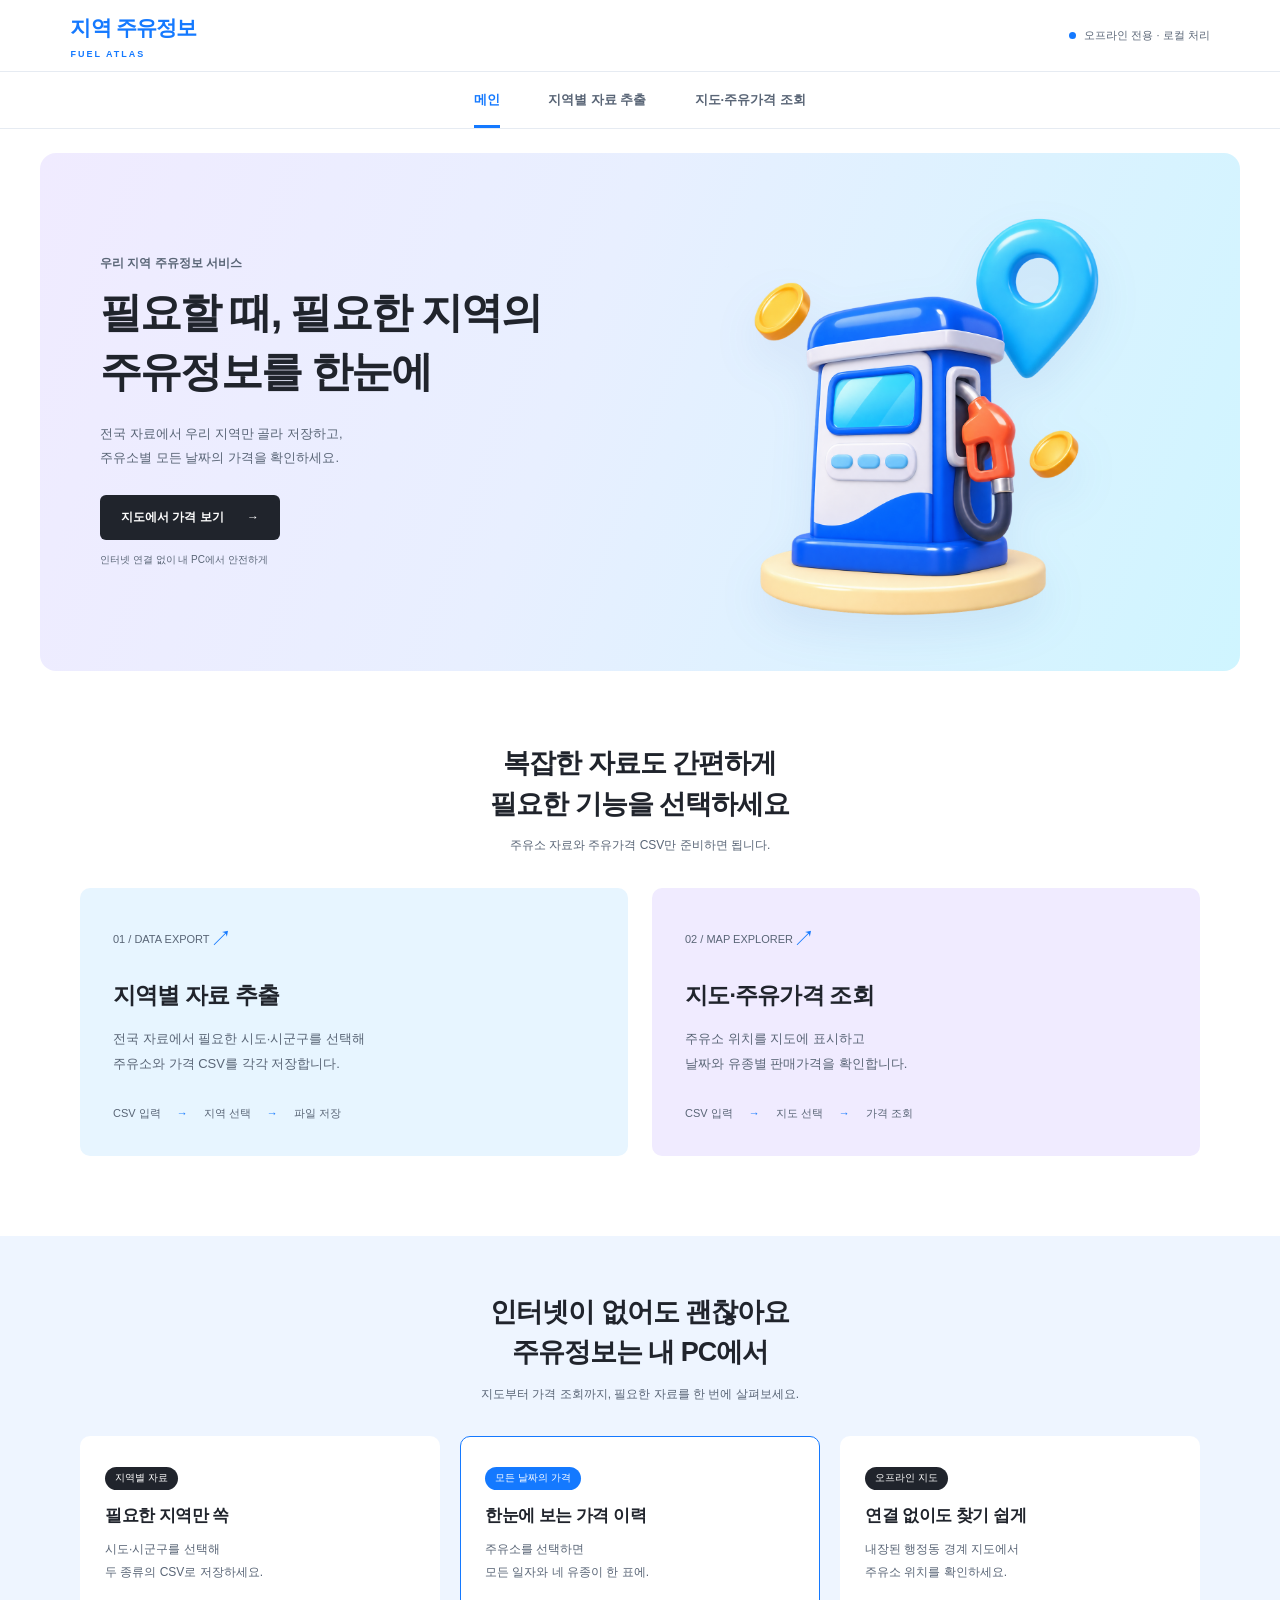
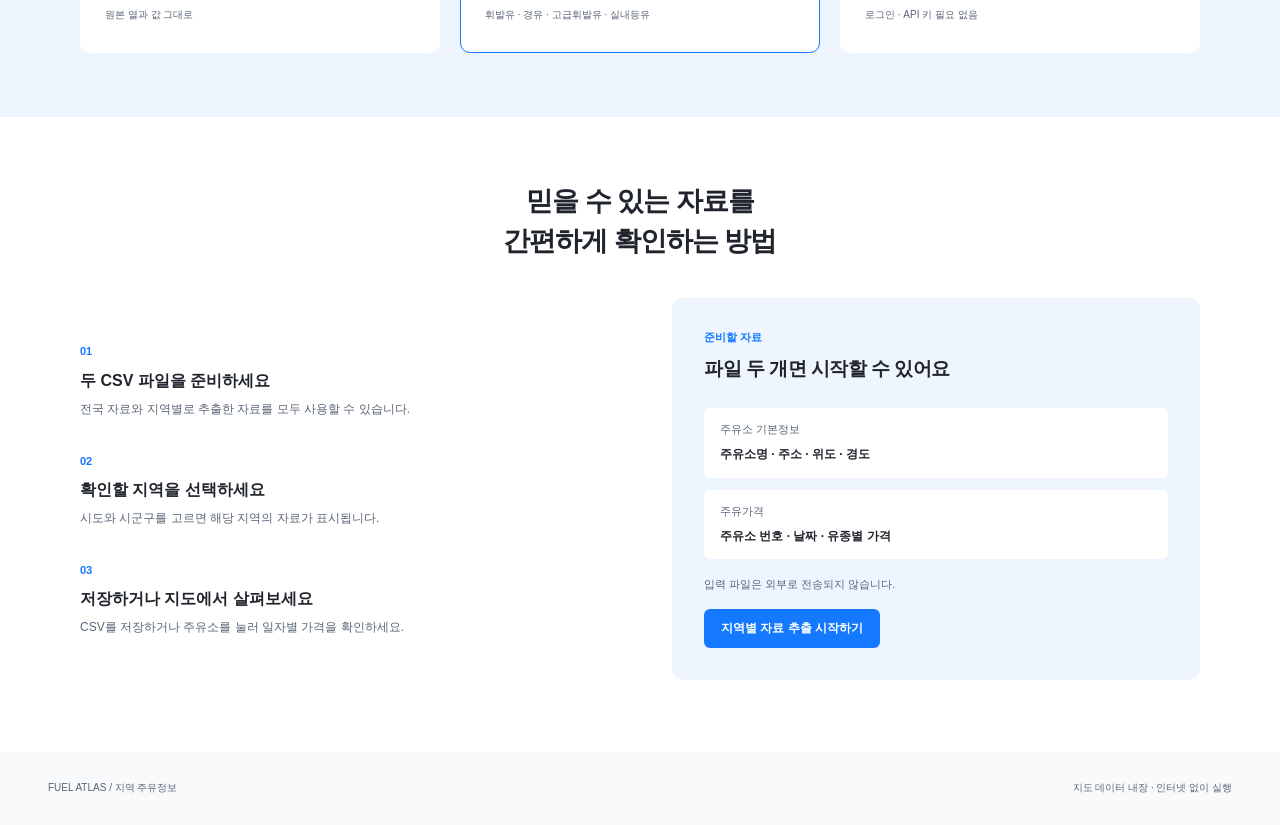
<file: index.html>
<!doctype html>
<html lang="ko"><head><meta charset="utf-8"><meta name="viewport" content="width=device-width, initial-scale=1">
<meta name="description" content="인터넷 없이 지역별 주유소 자료를 추출하고 지도에서 주유가격을 확인합니다.">
<meta http-equiv="Content-Security-Policy" content="default-src 'none'; script-src 'self' 'unsafe-inline' blob:; worker-src blob:; style-src 'self' 'unsafe-inline'; img-src 'self' data: blob:; font-src data:; connect-src 'none'; base-uri 'none'; form-action 'none'">
<title>지역 주유정보 · 오프라인</title><link rel="stylesheet" href="assets/styles.css"></head>
<body data-page="home">
<header class="topbar"><a class="brand" href="#home"><span class="brand-mark">F</span><span>지역 주유정보<small>FUEL ATLAS</small></span></a><span class="offline"><span class="status-dot"></span>오프라인 전용 · 로컬 처리</span></header>
<div class="app-shell">
<aside class="sidebar"><div class="sidebar-label">작업 공간</div><nav aria-label="주요 메뉴">
<button data-route="home" class="nav-button active" aria-current="page"><span>00</span>메인</button>
<button data-route="extract" class="nav-button"><span>01</span>지역별 자료 추출</button>
<button data-route="map" class="nav-button"><span>02</span>지도·주유가격 조회</button></nav>
<div class="sidebar-bottom"><strong>내 PC 안에서만</strong><p>입력한 파일은 외부로<br>전송되지 않습니다.</p><span class="version">VERSION 1.0 · OFFLINE</span></div></aside>
<main>
<section id="home">
<div class="home-heading">
<div class="hero-copy"><p class="eyebrow">우리 지역 주유정보 서비스</p><h1><span>필요할 때,</span> <span>필요한 지역의</span><br><span>주유정보를 한눈에</span></h1><p class="lead">전국 자료에서 우리 지역만 골라 저장하고,<br>주유소별 모든 날짜의 가격을 확인하세요.</p><button class="button hero-cta" data-route="map">지도에서 가격 보기 <span aria-hidden="true">→</span></button><p class="hero-note">인터넷 연결 없이 내 PC에서 안전하게</p></div>
<div class="hero-art"><img src="assets/fuel-hero.png" width="480" height="480" alt="입체 주유기와 위치 핀 일러스트"></div>
</div>
<div class="home-section-heading"><h2>복잡한 자료도 간편하게<br>필요한 기능을 선택하세요</h2><p>주유소 자료와 주유가격 CSV만 준비하면 됩니다.</p></div>
<div class="menu-grid">
<button class="menu-card" data-route="extract"><span class="card-top"><span class="step-no">01 / DATA EXPORT</span><span class="card-arrow">↗</span></span><span class="menu-title">지역별 자료 추출</span><span class="menu-description">전국 자료에서 필요한 시도·시군구를 선택해<br>주유소와 가격 CSV를 각각 저장합니다.</span><span class="card-bottom">CSV 입력 <span>→</span> 지역 선택 <span>→</span> 파일 저장</span></button>
<button class="menu-card map-card" data-route="map"><span class="card-top"><span class="step-no">02 / MAP EXPLORER</span><span class="card-arrow">↗</span></span><span class="menu-title">지도·주유가격 조회</span><span class="menu-description">주유소 위치를 지도에 표시하고<br>날짜와 유종별 판매가격을 확인합니다.</span><span class="card-bottom">CSV 입력 <span>→</span> 지도 선택 <span>→</span> 가격 조회</span></button>
</div>
<section class="home-benefits" aria-labelledby="benefit-title"><div class="home-section-heading"><h2 id="benefit-title">인터넷이 없어도 괜찮아요<br>주유정보는 내 PC에서</h2><p>지도부터 가격 조회까지, 필요한 자료를 한 번에 살펴보세요.</p></div><div class="benefit-grid"><div class="benefit-card"><span class="benefit-tag">지역별 자료</span><h3>필요한 지역만 쏙</h3><p>시도·시군구를 선택해<br>두 종류의 CSV로 저장하세요.</p><span class="benefit-foot">원본 열과 값 그대로</span></div><div class="benefit-card featured"><span class="benefit-tag">모든 날짜의 가격</span><h3>한눈에 보는 가격 이력</h3><p>주유소를 선택하면<br>모든 일자와 네 유종이 한 표에.</p><span class="benefit-foot">휘발유 · 경유 · 고급휘발유 · 실내등유</span></div><div class="benefit-card"><span class="benefit-tag">오프라인 지도</span><h3>연결 없이도 찾기 쉽게</h3><p>내장된 행정동 경계 지도에서<br>주유소 위치를 확인하세요.</p><span class="benefit-foot">로그인 · API 키 필요 없음</span></div></div></section>
<section class="home-guide" aria-labelledby="guide-title"><div class="home-section-heading"><h2 id="guide-title">믿을 수 있는 자료를<br>간편하게 확인하는 방법</h2></div><div class="guide-layout"><div class="guide-steps"><div><span class="guide-number">01</span><h3>두 CSV 파일을 준비하세요</h3><p>전국 자료와 지역별로 추출한 자료를 모두 사용할 수 있습니다.</p></div><div><span class="guide-number">02</span><h3>확인할 지역을 선택하세요</h3><p>시도와 시군구를 고르면 해당 지역의 자료가 표시됩니다.</p></div><div><span class="guide-number">03</span><h3>저장하거나 지도에서 살펴보세요</h3><p>CSV를 저장하거나 주유소를 눌러 일자별 가격을 확인하세요.</p></div></div><div class="guide-ready"><span class="mini-label">준비할 자료</span><h3>파일 두 개면 시작할 수 있어요</h3><div><span>주유소 기본정보</span><strong>주유소명 · 주소 · 위도 · 경도</strong></div><div><span>주유가격</span><strong>주유소 번호 · 날짜 · 유종별 가격</strong></div><p>입력 파일은 외부로 전송되지 않습니다.</p><button class="button primary" data-route="extract">지역별 자료 추출 시작하기</button></div></div></section>
</section>

<footer class="app-footer"><span>FUEL ATLAS / 지역 주유정보</span><span id="geo-status">내장 지도 준비 중…</span></footer>
</main></div>
<script defer src="assets/home.js"></script>
</body></html>
</file>
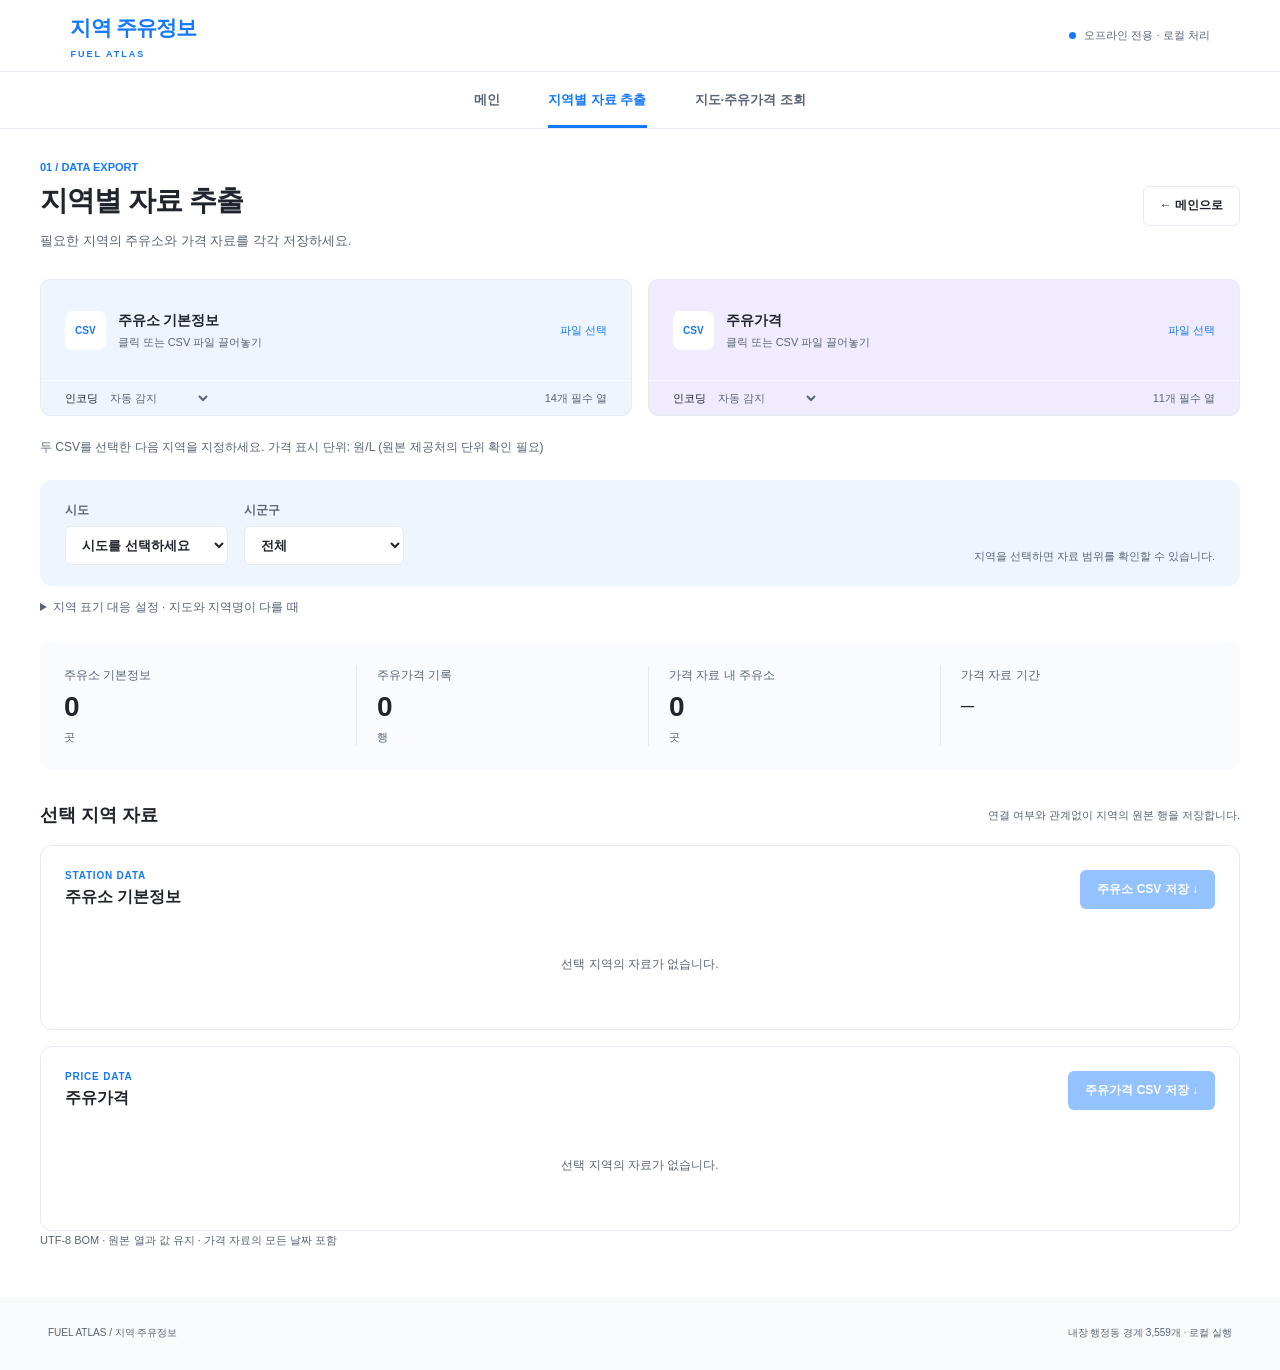
<file: extract.html>
<!doctype html>
<html lang="ko"><head><meta charset="utf-8"><meta name="viewport" content="width=device-width, initial-scale=1">
<meta name="description" content="인터넷 없이 지역별 주유소 자료를 추출하고 지도에서 주유가격을 확인합니다.">
<meta http-equiv="Content-Security-Policy" content="default-src 'none'; script-src 'self' 'unsafe-inline' blob:; worker-src blob:; style-src 'self' 'unsafe-inline'; img-src 'self' data: blob:; font-src data:; connect-src 'none'; base-uri 'none'; form-action 'none'">
<title>지역 주유정보 · 오프라인</title><link rel="stylesheet" href="assets/styles.css"></head>
<body data-page="extract">
<header class="topbar"><a class="brand" href="#home"><span class="brand-mark">F</span><span>지역 주유정보<small>FUEL ATLAS</small></span></a><span class="offline"><span class="status-dot"></span>오프라인 전용 · 로컬 처리</span></header>
<div class="app-shell">
<aside class="sidebar"><div class="sidebar-label">작업 공간</div><nav aria-label="주요 메뉴">
<button data-route="home" class="nav-button"><span>00</span>메인</button>
<button data-route="extract" class="nav-button active" aria-current="page"><span>01</span>지역별 자료 추출</button>
<button data-route="map" class="nav-button"><span>02</span>지도·주유가격 조회</button></nav>
<div class="sidebar-bottom"><strong>내 PC 안에서만</strong><p>입력한 파일은 외부로<br>전송되지 않습니다.</p><span class="version">VERSION 1.0 · OFFLINE</span></div></aside>
<main>

<section id="workspace">
<div class="page-heading"><div><p class="eyebrow" id="page-kicker"></p><h1 id="page-title"></h1><p id="page-description" class="muted"></p></div><button class="button secondary" data-route="home">← 메인으로</button></div>
<div class="upload-grid">
<div class="upload-box" id="base-drop"><label class="file-label" for="base-file"><span class="file-icon">CSV</span><span><strong>주유소 기본정보</strong><small id="base-summary">클릭 또는 CSV 파일 끌어놓기</small></span><span class="file-action">파일 선택</span></label><input type="file" accept=".csv,text/csv" id="base-file"><div class="file-options"><label for="base-encoding">인코딩</label><select id="base-encoding"><option value="auto">자동 감지</option><option value="utf-8">UTF-8</option><option value="euc-kr">CP949 / EUC-KR</option></select><span class="hint">14개 필수 열</span></div></div>
<div class="upload-box" id="price-drop"><label class="file-label" for="price-file"><span class="file-icon">CSV</span><span><strong>주유가격</strong><small id="price-summary">클릭 또는 CSV 파일 끌어놓기</small></span><span class="file-action">파일 선택</span></label><input type="file" accept=".csv,text/csv" id="price-file"><div class="file-options"><label for="price-encoding">인코딩</label><select id="price-encoding"><option value="auto">자동 감지</option><option value="utf-8">UTF-8</option><option value="euc-kr">CP949 / EUC-KR</option></select><span class="hint">11개 필수 열</span></div></div>
</div>
<div class="notice-row"><p id="notice" class="notice" role="status" aria-live="polite">두 CSV를 선택한 다음 지역을 지정하세요. 가격 표시 단위: 원/L (원본 제공처의 단위 확인 필요)</p><progress id="progress" hidden aria-label="파일 처리 중"></progress><button id="cancel-load" class="button secondary" hidden>처리 취소</button></div>
<div class="filter-bar panel"><label class="field">시도<select id="sido"><option value="">시도를 선택하세요</option></select></label><label class="field">시군구<select id="sgg"><option value="">전체</option></select></label><div class="region-note" id="region-info">지역을 선택하면 자료 범위를 확인할 수 있습니다.</div></div>
<details class="mapping-panel"><summary>지역 표기 대응 설정 · 지도와 지역명이 다를 때</summary><p class="hint">시도 단위로 같은 범위인 경우에만 대응하세요. 원본 CSV 값은 변경되지 않습니다.</p><div class="mapping-fields"><label class="field">원본 시도명<select id="mapping-from"></select></label><label class="field">대응할 시도<select id="mapping-to"></select></label><button class="button secondary" id="mapping-apply">대응 적용</button><button class="button secondary" id="mapping-reset">전체 초기화</button></div><p id="mapping-info" class="hint">별칭표에 없는 개편 지역은 자동 통합하지 않습니다.</p></details>
<div id="metrics" class="metrics"></div>
<section id="extract-view">
<div class="section-heading"><h2>선택 지역 자료</h2><span class="hint">연결 여부와 관계없이 지역의 원본 행을 저장합니다.</span></div>
<div class="export-panels">
<section class="panel export-panel"><div class="section-heading"><div><span class="mini-label">STATION DATA</span><h2>주유소 기본정보</h2></div><button class="button primary" id="save-base" disabled>주유소 CSV 저장 ↓</button></div><div id="base-preview" class="preview"><div class="empty">CSV 입력 후 지역을 선택하세요.</div></div></section>
<section class="panel export-panel"><div class="section-heading"><div><span class="mini-label">PRICE DATA</span><h2>주유가격</h2></div><button class="button primary" id="save-price" disabled>주유가격 CSV 저장 ↓</button></div><div id="price-preview" class="preview"><div class="empty">CSV 입력 후 지역을 선택하세요.</div></div></section>
</div><p class="hint">UTF-8 BOM · 원본 열과 값 유지 · 가격 자료의 모든 날짜 포함</p>
</section>

</section>
<footer class="app-footer"><span>FUEL ATLAS / 지역 주유정보</span><span id="geo-status">내장 지도 준비 중…</span></footer>
</main></div>
<script defer src="assets/geo-index.js"></script>
<script defer src="assets/worker-code.js"></script>
<script defer src="assets/workspace.js"></script>
</body></html>
</file>
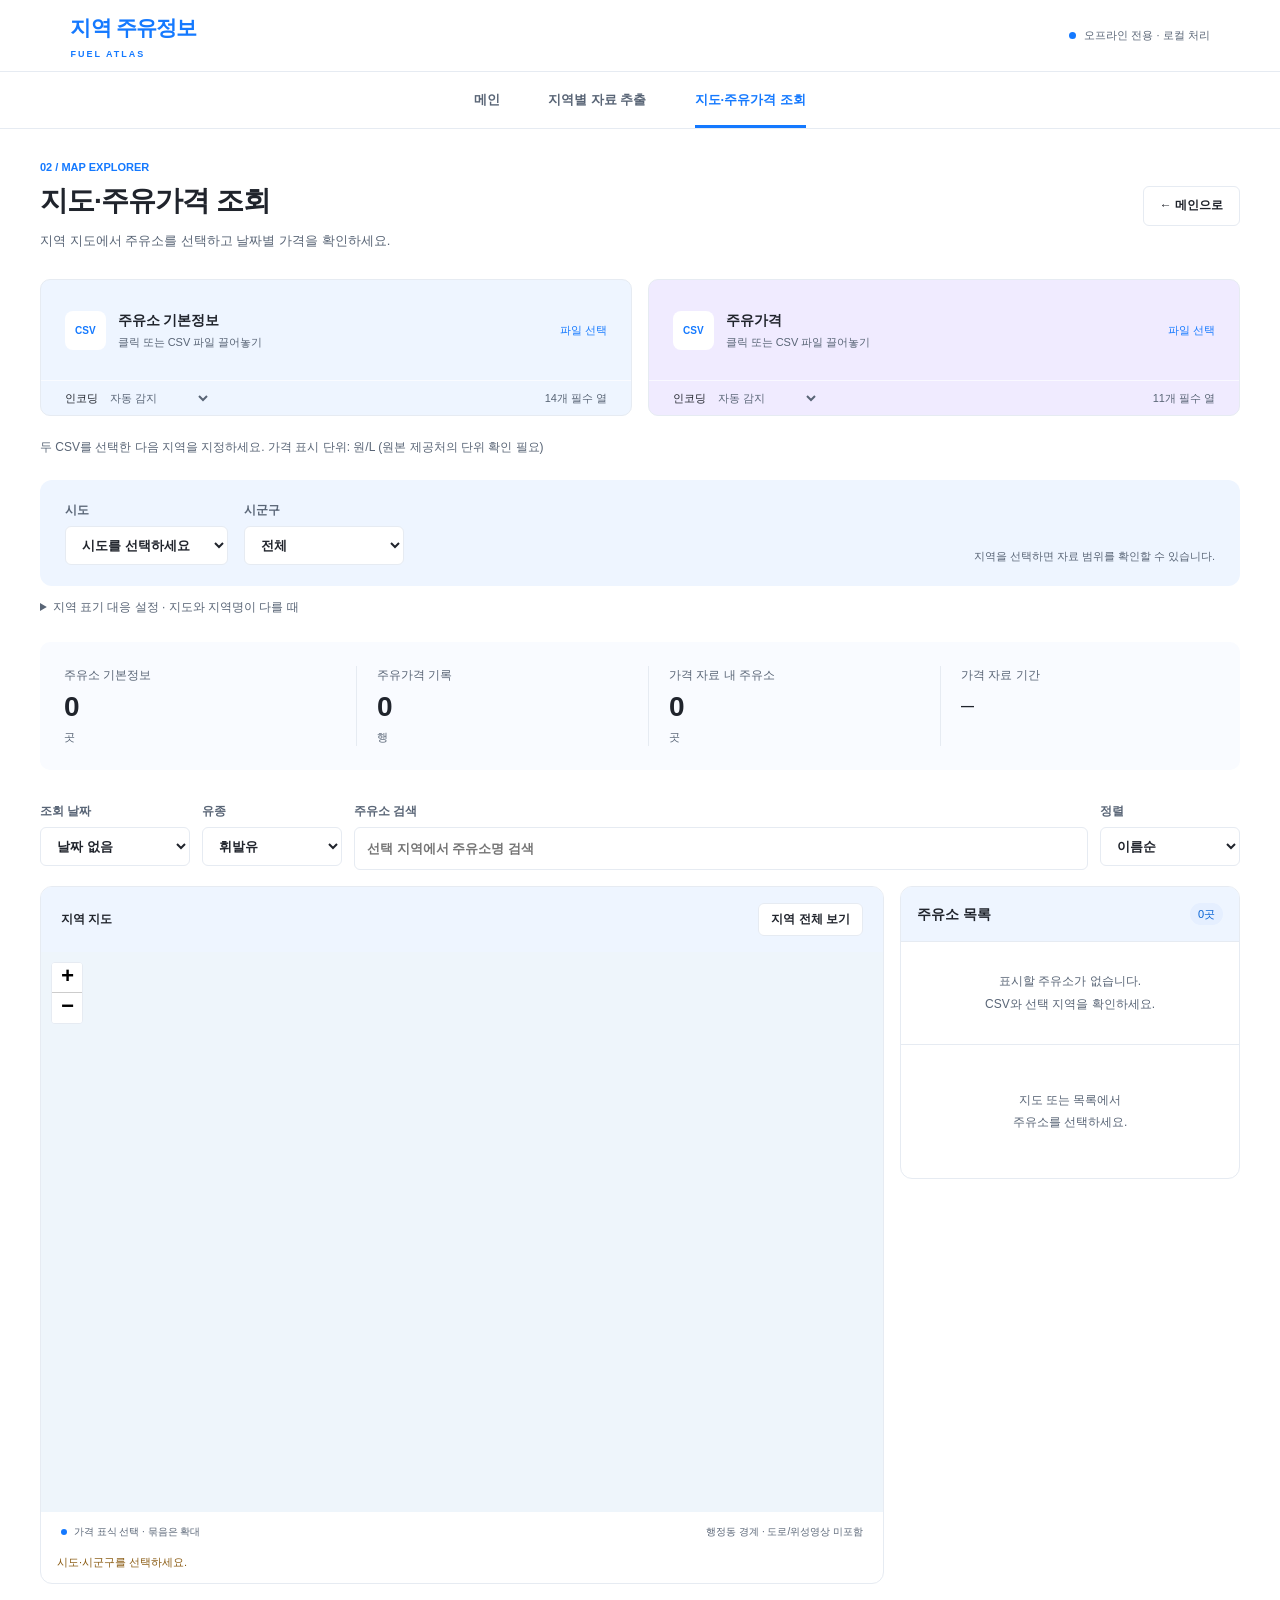
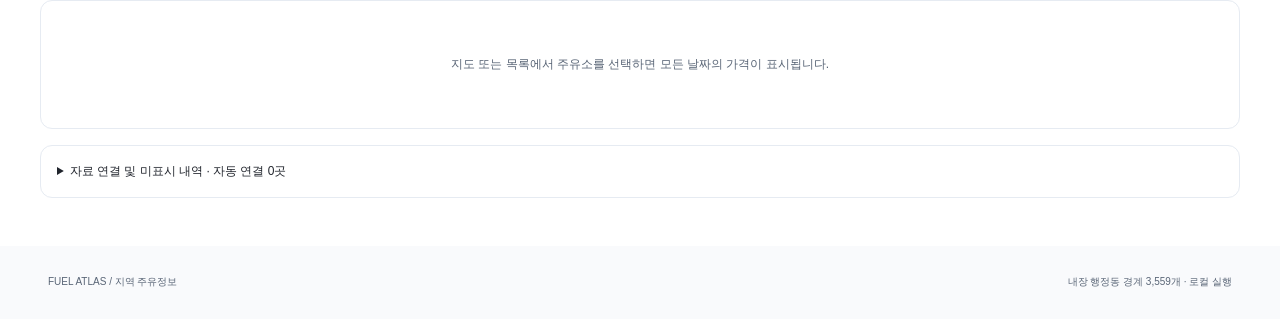
<file: map.html>
<!doctype html>
<html lang="ko"><head><meta charset="utf-8"><meta name="viewport" content="width=device-width, initial-scale=1">
<meta name="description" content="인터넷 없이 지역별 주유소 자료를 추출하고 지도에서 주유가격을 확인합니다.">
<meta http-equiv="Content-Security-Policy" content="default-src 'none'; script-src 'self' 'unsafe-inline' blob:; worker-src blob:; style-src 'self' 'unsafe-inline'; img-src 'self' data: blob:; font-src data:; connect-src 'none'; base-uri 'none'; form-action 'none'">
<title>지역 주유정보 · 오프라인</title><link rel="stylesheet" href="assets/styles.css"></head>
<body data-page="map">
<header class="topbar"><a class="brand" href="#home"><span class="brand-mark">F</span><span>지역 주유정보<small>FUEL ATLAS</small></span></a><span class="offline"><span class="status-dot"></span>오프라인 전용 · 로컬 처리</span></header>
<div class="app-shell">
<aside class="sidebar"><div class="sidebar-label">작업 공간</div><nav aria-label="주요 메뉴">
<button data-route="home" class="nav-button"><span>00</span>메인</button>
<button data-route="extract" class="nav-button"><span>01</span>지역별 자료 추출</button>
<button data-route="map" class="nav-button active" aria-current="page"><span>02</span>지도·주유가격 조회</button></nav>
<div class="sidebar-bottom"><strong>내 PC 안에서만</strong><p>입력한 파일은 외부로<br>전송되지 않습니다.</p><span class="version">VERSION 1.0 · OFFLINE</span></div></aside>
<main>

<section id="workspace">
<div class="page-heading"><div><p class="eyebrow" id="page-kicker"></p><h1 id="page-title"></h1><p id="page-description" class="muted"></p></div><button class="button secondary" data-route="home">← 메인으로</button></div>
<div class="upload-grid">
<div class="upload-box" id="base-drop"><label class="file-label" for="base-file"><span class="file-icon">CSV</span><span><strong>주유소 기본정보</strong><small id="base-summary">클릭 또는 CSV 파일 끌어놓기</small></span><span class="file-action">파일 선택</span></label><input type="file" accept=".csv,text/csv" id="base-file"><div class="file-options"><label for="base-encoding">인코딩</label><select id="base-encoding"><option value="auto">자동 감지</option><option value="utf-8">UTF-8</option><option value="euc-kr">CP949 / EUC-KR</option></select><span class="hint">14개 필수 열</span></div></div>
<div class="upload-box" id="price-drop"><label class="file-label" for="price-file"><span class="file-icon">CSV</span><span><strong>주유가격</strong><small id="price-summary">클릭 또는 CSV 파일 끌어놓기</small></span><span class="file-action">파일 선택</span></label><input type="file" accept=".csv,text/csv" id="price-file"><div class="file-options"><label for="price-encoding">인코딩</label><select id="price-encoding"><option value="auto">자동 감지</option><option value="utf-8">UTF-8</option><option value="euc-kr">CP949 / EUC-KR</option></select><span class="hint">11개 필수 열</span></div></div>
</div>
<div class="notice-row"><p id="notice" class="notice" role="status" aria-live="polite">두 CSV를 선택한 다음 지역을 지정하세요. 가격 표시 단위: 원/L (원본 제공처의 단위 확인 필요)</p><progress id="progress" hidden aria-label="파일 처리 중"></progress><button id="cancel-load" class="button secondary" hidden>처리 취소</button></div>
<div class="filter-bar panel"><label class="field">시도<select id="sido"><option value="">시도를 선택하세요</option></select></label><label class="field">시군구<select id="sgg"><option value="">전체</option></select></label><div class="region-note" id="region-info">지역을 선택하면 자료 범위를 확인할 수 있습니다.</div></div>
<details class="mapping-panel"><summary>지역 표기 대응 설정 · 지도와 지역명이 다를 때</summary><p class="hint">시도 단위로 같은 범위인 경우에만 대응하세요. 원본 CSV 값은 변경되지 않습니다.</p><div class="mapping-fields"><label class="field">원본 시도명<select id="mapping-from"></select></label><label class="field">대응할 시도<select id="mapping-to"></select></label><button class="button secondary" id="mapping-apply">대응 적용</button><button class="button secondary" id="mapping-reset">전체 초기화</button></div><p id="mapping-info" class="hint">별칭표에 없는 개편 지역은 자동 통합하지 않습니다.</p></details>
<div id="metrics" class="metrics"></div>

<section id="map-view">
<div class="map-filters"><label class="field">조회 날짜<select id="date"></select></label><label class="field">유종<select id="fuel"><option>휘발유</option><option>경유</option><option>고급휘발유</option><option>실내등유</option></select></label><label class="field search-field">주유소 검색<input id="query" type="search" placeholder="선택 지역에서 주유소명 검색"></label><label class="field">정렬<select id="sort"><option value="name">이름순</option><option value="price">가격 낮은순</option></select></label></div>
<div class="map-layout">
<section class="panel map-panel"><div class="map-toolbar"><strong id="map-title">지역 지도</strong><button class="button compact secondary" id="fit-map">지역 전체 보기</button></div><div id="map" role="region" aria-label="주유소 행정경계 지도"></div><div class="map-caption"><span><i class="legend-dot"></i> 가격 표식 선택 · 묶음은 확대</span><span>행정동 경계 · 도로/위성영상 미포함</span></div><p id="map-warning" class="map-warning"></p></section>
<section class="panel list-panel"><div class="list-heading"><h2>주유소 목록</h2><span id="list-count" class="pill">0곳</span></div><div id="station-list"></div><button id="load-more" class="button secondary" hidden>더 보기</button><div id="station-detail" class="detail"><div class="empty">지도 또는 목록에서<br>주유소를 선택하세요.</div></div></section>
</div>
<section class="panel price-history" id="station-history" tabindex="-1" aria-label="선택 주유소 일자별 전체 가격"><div class="empty">주유소를 선택하면 모든 날짜의 가격이 표시됩니다.</div></section>
<details class="panel audit-panel"><summary>자료 연결 및 미표시 내역 <span id="audit-summary"></span></summary><p class="hint">이름·주소·지역이 유일하게 일치하는 자료만 자동 연결합니다. 주유소 선택 후 상세에서 수동 연결할 수 있습니다.</p><div id="audit-stats" class="audit-stats"></div><div id="audit-list"></div></details>
</section>
</section>
<footer class="app-footer"><span>FUEL ATLAS / 지역 주유정보</span><span id="geo-status">내장 지도 준비 중…</span></footer>
</main></div>
<script defer src="assets/geo-index.js"></script>
<script defer src="assets/map/init.js"></script>
<script defer src="assets/map/boundary-01.js"></script>
<script defer src="assets/map/boundary-02.js"></script>
<script defer src="assets/map/boundary-03.js"></script>
<script defer src="assets/map/boundary-04.js"></script>
<script defer src="assets/map/boundary-05.js"></script>
<script defer src="assets/map/boundary-06.js"></script>
<script defer src="assets/map/boundary-07.js"></script>
<script defer src="assets/map/boundary-08.js"></script>
<script defer src="assets/map/boundary-09.js"></script>
<script defer src="assets/map/boundary-10.js"></script>
<script defer src="assets/map/boundary-11.js"></script>
<script defer src="assets/map/boundary-12.js"></script>
<script defer src="assets/map/boundary-13.js"></script>
<script defer src="assets/map/boundary-14.js"></script>
<script defer src="assets/map/boundary-15.js"></script>
<script defer src="assets/worker-code.js"></script>
<script defer src="assets/workspace.js"></script>
</body></html>
</file>
<file: assets/styles.css>
/* required styles */

.leaflet-pane,
.leaflet-tile,
.leaflet-marker-icon,
.leaflet-marker-shadow,
.leaflet-tile-container,
.leaflet-pane > svg,
.leaflet-pane > canvas,
.leaflet-zoom-box,
.leaflet-image-layer,
.leaflet-layer {
	position: absolute;
	left: 0;
	top: 0;
	}
.leaflet-container {
	overflow: hidden;
	}
.leaflet-tile,
.leaflet-marker-icon,
.leaflet-marker-shadow {
	-webkit-user-select: none;
	   -moz-user-select: none;
	        user-select: none;
	  -webkit-user-drag: none;
	}
/* Prevents IE11 from highlighting tiles in blue */
.leaflet-tile::selection {
	background: transparent;
}
/* Safari renders non-retina tile on retina better with this, but Chrome is worse */
.leaflet-safari .leaflet-tile {
	image-rendering: -webkit-optimize-contrast;
	}
/* hack that prevents hw layers "stretching" when loading new tiles */
.leaflet-safari .leaflet-tile-container {
	width: 1600px;
	height: 1600px;
	-webkit-transform-origin: 0 0;
	}
.leaflet-marker-icon,
.leaflet-marker-shadow {
	display: block;
	}
/* .leaflet-container svg: reset svg max-width decleration shipped in Joomla! (joomla.org) 3.x */
/* .leaflet-container img: map is broken in FF if you have max-width: 100% on tiles */
.leaflet-container .leaflet-overlay-pane svg {
	max-width: none !important;
	max-height: none !important;
	}
.leaflet-container .leaflet-marker-pane img,
.leaflet-container .leaflet-shadow-pane img,
.leaflet-container .leaflet-tile-pane img,
.leaflet-container img.leaflet-image-layer,
.leaflet-container .leaflet-tile {
	max-width: none !important;
	max-height: none !important;
	width: auto;
	padding: 0;
	}

.leaflet-container img.leaflet-tile {
	/* See: https://bugs.chromium.org/p/chromium/issues/detail?id=600120 */
	mix-blend-mode: plus-lighter;
}

.leaflet-container.leaflet-touch-zoom {
	-ms-touch-action: pan-x pan-y;
	touch-action: pan-x pan-y;
	}
.leaflet-container.leaflet-touch-drag {
	-ms-touch-action: pinch-zoom;
	/* Fallback for FF which doesn't support pinch-zoom */
	touch-action: none;
	touch-action: pinch-zoom;
}
.leaflet-container.leaflet-touch-drag.leaflet-touch-zoom {
	-ms-touch-action: none;
	touch-action: none;
}
.leaflet-container {
	-webkit-tap-highlight-color: transparent;
}
.leaflet-container a {
	-webkit-tap-highlight-color: rgba(51, 181, 229, 0.4);
}
.leaflet-tile {
	filter: inherit;
	visibility: hidden;
	}
.leaflet-tile-loaded {
	visibility: inherit;
	}
.leaflet-zoom-box {
	width: 0;
	height: 0;
	-moz-box-sizing: border-box;
	     box-sizing: border-box;
	z-index: 800;
	}
/* workaround for https://bugzilla.mozilla.org/show_bug.cgi?id=888319 */
.leaflet-overlay-pane svg {
	-moz-user-select: none;
	}

.leaflet-pane         { z-index: 400; }

.leaflet-tile-pane    { z-index: 200; }
.leaflet-overlay-pane { z-index: 400; }
.leaflet-shadow-pane  { z-index: 500; }
.leaflet-marker-pane  { z-index: 600; }
.leaflet-tooltip-pane   { z-index: 650; }
.leaflet-popup-pane   { z-index: 700; }

.leaflet-map-pane canvas { z-index: 100; }
.leaflet-map-pane svg    { z-index: 200; }

.leaflet-vml-shape {
	width: 1px;
	height: 1px;
	}
.lvml {
	behavior: none;
	display: inline-block;
	position: absolute;
	}


/* control positioning */

.leaflet-control {
	position: relative;
	z-index: 800;
	pointer-events: visiblePainted; /* IE 9-10 doesn't have auto */
	pointer-events: auto;
	}
.leaflet-top,
.leaflet-bottom {
	position: absolute;
	z-index: 1000;
	pointer-events: none;
	}
.leaflet-top {
	top: 0;
	}
.leaflet-right {
	right: 0;
	}
.leaflet-bottom {
	bottom: 0;
	}
.leaflet-left {
	left: 0;
	}
.leaflet-control {
	float: left;
	clear: both;
	}
.leaflet-right .leaflet-control {
	float: right;
	}
.leaflet-top .leaflet-control {
	margin-top: 10px;
	}
.leaflet-bottom .leaflet-control {
	margin-bottom: 10px;
	}
.leaflet-left .leaflet-control {
	margin-left: 10px;
	}
.leaflet-right .leaflet-control {
	margin-right: 10px;
	}


/* zoom and fade animations */

.leaflet-fade-anim .leaflet-popup {
	opacity: 0;
	-webkit-transition: opacity 0.2s linear;
	   -moz-transition: opacity 0.2s linear;
	        transition: opacity 0.2s linear;
	}
.leaflet-fade-anim .leaflet-map-pane .leaflet-popup {
	opacity: 1;
	}
.leaflet-zoom-animated {
	-webkit-transform-origin: 0 0;
	    -ms-transform-origin: 0 0;
	        transform-origin: 0 0;
	}
svg.leaflet-zoom-animated {
	will-change: transform;
}

.leaflet-zoom-anim .leaflet-zoom-animated {
	-webkit-transition: -webkit-transform 0.25s cubic-bezier(0,0,0.25,1);
	   -moz-transition:    -moz-transform 0.25s cubic-bezier(0,0,0.25,1);
	        transition:         transform 0.25s cubic-bezier(0,0,0.25,1);
	}
.leaflet-zoom-anim .leaflet-tile,
.leaflet-pan-anim .leaflet-tile {
	-webkit-transition: none;
	   -moz-transition: none;
	        transition: none;
	}

.leaflet-zoom-anim .leaflet-zoom-hide {
	visibility: hidden;
	}


/* cursors */

.leaflet-interactive {
	cursor: pointer;
	}
.leaflet-grab {
	cursor: -webkit-grab;
	cursor:    -moz-grab;
	cursor:         grab;
	}
.leaflet-crosshair,
.leaflet-crosshair .leaflet-interactive {
	cursor: crosshair;
	}
.leaflet-popup-pane,
.leaflet-control {
	cursor: auto;
	}
.leaflet-dragging .leaflet-grab,
.leaflet-dragging .leaflet-grab .leaflet-interactive,
.leaflet-dragging .leaflet-marker-draggable {
	cursor: move;
	cursor: -webkit-grabbing;
	cursor:    -moz-grabbing;
	cursor:         grabbing;
	}

/* marker & overlays interactivity */
.leaflet-marker-icon,
.leaflet-marker-shadow,
.leaflet-image-layer,
.leaflet-pane > svg path,
.leaflet-tile-container {
	pointer-events: none;
	}

.leaflet-marker-icon.leaflet-interactive,
.leaflet-image-layer.leaflet-interactive,
.leaflet-pane > svg path.leaflet-interactive,
svg.leaflet-image-layer.leaflet-interactive path {
	pointer-events: visiblePainted; /* IE 9-10 doesn't have auto */
	pointer-events: auto;
	}

/* visual tweaks */

.leaflet-container {
	background: #ddd;
	outline-offset: 1px;
	}
.leaflet-container a {
	color: #0078A8;
	}
.leaflet-zoom-box {
	border: 2px dotted #38f;
	background: rgba(255,255,255,0.5);
	}


/* general typography */
.leaflet-container {
	font-family: "Helvetica Neue", Arial, Helvetica, sans-serif;
	font-size: 12px;
	font-size: 0.75rem;
	line-height: 1.5;
	}


/* general toolbar styles */

.leaflet-bar {
	box-shadow: 0 1px 5px rgba(0,0,0,0.65);
	border-radius: 4px;
	}
.leaflet-bar a {
	background-color: #fff;
	border-bottom: 1px solid #ccc;
	width: 26px;
	height: 26px;
	line-height: 26px;
	display: block;
	text-align: center;
	text-decoration: none;
	color: black;
	}
.leaflet-bar a,
.leaflet-control-layers-toggle {
	background-position: 50% 50%;
	background-repeat: no-repeat;
	display: block;
	}
.leaflet-bar a:hover,
.leaflet-bar a:focus {
	background-color: #f4f4f4;
	}
.leaflet-bar a:first-child {
	border-top-left-radius: 4px;
	border-top-right-radius: 4px;
	}
.leaflet-bar a:last-child {
	border-bottom-left-radius: 4px;
	border-bottom-right-radius: 4px;
	border-bottom: none;
	}
.leaflet-bar a.leaflet-disabled {
	cursor: default;
	background-color: #f4f4f4;
	color: #bbb;
	}

.leaflet-touch .leaflet-bar a {
	width: 30px;
	height: 30px;
	line-height: 30px;
	}
.leaflet-touch .leaflet-bar a:first-child {
	border-top-left-radius: 2px;
	border-top-right-radius: 2px;
	}
.leaflet-touch .leaflet-bar a:last-child {
	border-bottom-left-radius: 2px;
	border-bottom-right-radius: 2px;
	}

/* zoom control */

.leaflet-control-zoom-in,
.leaflet-control-zoom-out {
	font: bold 18px 'Lucida Console', Monaco, monospace;
	text-indent: 1px;
	}

.leaflet-touch .leaflet-control-zoom-in, .leaflet-touch .leaflet-control-zoom-out  {
	font-size: 22px;
	}


/* layers control */

.leaflet-control-layers {
	box-shadow: 0 1px 5px rgba(0,0,0,0.4);
	background: #fff;
	border-radius: 5px;
	}
.leaflet-control-layers-toggle {
	background-image: none;
	width: 36px;
	height: 36px;
	}
.leaflet-retina .leaflet-control-layers-toggle {
	background-image: none;
	background-size: 26px 26px;
	}
.leaflet-touch .leaflet-control-layers-toggle {
	width: 44px;
	height: 44px;
	}
.leaflet-control-layers .leaflet-control-layers-list,
.leaflet-control-layers-expanded .leaflet-control-layers-toggle {
	display: none;
	}
.leaflet-control-layers-expanded .leaflet-control-layers-list {
	display: block;
	position: relative;
	}
.leaflet-control-layers-expanded {
	padding: 6px 10px 6px 6px;
	color: #333;
	background: #fff;
	}
.leaflet-control-layers-scrollbar {
	overflow-y: scroll;
	overflow-x: hidden;
	padding-right: 5px;
	}
.leaflet-control-layers-selector {
	margin-top: 2px;
	position: relative;
	top: 1px;
	}
.leaflet-control-layers label {
	display: block;
	font-size: 13px;
	font-size: 1.08333em;
	}
.leaflet-control-layers-separator {
	height: 0;
	border-top: 1px solid #ddd;
	margin: 5px -10px 5px -6px;
	}

/* Default icon URLs */
.leaflet-default-icon-path { /* used only in path-guessing heuristic, see L.Icon.Default */
	background-image: none;
	}


/* attribution and scale controls */

.leaflet-container .leaflet-control-attribution {
	background: #fff;
	background: rgba(255, 255, 255, 0.8);
	margin: 0;
	}
.leaflet-control-attribution,
.leaflet-control-scale-line {
	padding: 0 5px;
	color: #333;
	line-height: 1.4;
	}
.leaflet-control-attribution a {
	text-decoration: none;
	}
.leaflet-control-attribution a:hover,
.leaflet-control-attribution a:focus {
	text-decoration: underline;
	}
.leaflet-attribution-flag {
	display: inline !important;
	vertical-align: baseline !important;
	width: 1em;
	height: 0.6669em;
	}
.leaflet-left .leaflet-control-scale {
	margin-left: 5px;
	}
.leaflet-bottom .leaflet-control-scale {
	margin-bottom: 5px;
	}
.leaflet-control-scale-line {
	border: 2px solid #777;
	border-top: none;
	line-height: 1.1;
	padding: 2px 5px 1px;
	white-space: nowrap;
	-moz-box-sizing: border-box;
	     box-sizing: border-box;
	background: rgba(255, 255, 255, 0.8);
	text-shadow: 1px 1px #fff;
	}
.leaflet-control-scale-line:not(:first-child) {
	border-top: 2px solid #777;
	border-bottom: none;
	margin-top: -2px;
	}
.leaflet-control-scale-line:not(:first-child):not(:last-child) {
	border-bottom: 2px solid #777;
	}

.leaflet-touch .leaflet-control-attribution,
.leaflet-touch .leaflet-control-layers,
.leaflet-touch .leaflet-bar {
	box-shadow: none;
	}
.leaflet-touch .leaflet-control-layers,
.leaflet-touch .leaflet-bar {
	border: 2px solid rgba(0,0,0,0.2);
	background-clip: padding-box;
	}


/* popup */

.leaflet-popup {
	position: absolute;
	text-align: center;
	margin-bottom: 20px;
	}
.leaflet-popup-content-wrapper {
	padding: 1px;
	text-align: left;
	border-radius: 12px;
	}
.leaflet-popup-content {
	margin: 13px 24px 13px 20px;
	line-height: 1.3;
	font-size: 13px;
	font-size: 1.08333em;
	min-height: 1px;
	}
.leaflet-popup-content p {
	margin: 17px 0;
	margin: 1.3em 0;
	}
.leaflet-popup-tip-container {
	width: 40px;
	height: 20px;
	position: absolute;
	left: 50%;
	margin-top: -1px;
	margin-left: -20px;
	overflow: hidden;
	pointer-events: none;
	}
.leaflet-popup-tip {
	width: 17px;
	height: 17px;
	padding: 1px;

	margin: -10px auto 0;
	pointer-events: auto;

	-webkit-transform: rotate(45deg);
	   -moz-transform: rotate(45deg);
	    -ms-transform: rotate(45deg);
	        transform: rotate(45deg);
	}
.leaflet-popup-content-wrapper,
.leaflet-popup-tip {
	background: white;
	color: #333;
	box-shadow: 0 3px 14px rgba(0,0,0,0.4);
	}
.leaflet-container a.leaflet-popup-close-button {
	position: absolute;
	top: 0;
	right: 0;
	border: none;
	text-align: center;
	width: 24px;
	height: 24px;
	font: 16px/24px Tahoma, Verdana, sans-serif;
	color: #757575;
	text-decoration: none;
	background: transparent;
	}
.leaflet-container a.leaflet-popup-close-button:hover,
.leaflet-container a.leaflet-popup-close-button:focus {
	color: #585858;
	}
.leaflet-popup-scrolled {
	overflow: auto;
	}

.leaflet-oldie .leaflet-popup-content-wrapper {
	-ms-zoom: 1;
	}
.leaflet-oldie .leaflet-popup-tip {
	width: 24px;
	margin: 0 auto;

	-ms-filter: "progid:DXImageTransform.Microsoft.Matrix(M11=0.70710678, M12=0.70710678, M21=-0.70710678, M22=0.70710678)";
	filter: progid:DXImageTransform.Microsoft.Matrix(M11=0.70710678, M12=0.70710678, M21=-0.70710678, M22=0.70710678);
	}

.leaflet-oldie .leaflet-control-zoom,
.leaflet-oldie .leaflet-control-layers,
.leaflet-oldie .leaflet-popup-content-wrapper,
.leaflet-oldie .leaflet-popup-tip {
	border: 1px solid #999;
	}


/* div icon */

.leaflet-div-icon {
	background: #fff;
	border: 1px solid #666;
	}


/* Tooltip */
/* Base styles for the element that has a tooltip */
.leaflet-tooltip {
	position: absolute;
	padding: 6px;
	background-color: #fff;
	border: 1px solid #fff;
	border-radius: 3px;
	color: #222;
	white-space: nowrap;
	-webkit-user-select: none;
	-moz-user-select: none;
	-ms-user-select: none;
	user-select: none;
	pointer-events: none;
	box-shadow: 0 1px 3px rgba(0,0,0,0.4);
	}
.leaflet-tooltip.leaflet-interactive {
	cursor: pointer;
	pointer-events: auto;
	}
.leaflet-tooltip-top:before,
.leaflet-tooltip-bottom:before,
.leaflet-tooltip-left:before,
.leaflet-tooltip-right:before {
	position: absolute;
	pointer-events: none;
	border: 6px solid transparent;
	background: transparent;
	content: "";
	}

/* Directions */

.leaflet-tooltip-bottom {
	margin-top: 6px;
}
.leaflet-tooltip-top {
	margin-top: -6px;
}
.leaflet-tooltip-bottom:before,
.leaflet-tooltip-top:before {
	left: 50%;
	margin-left: -6px;
	}
.leaflet-tooltip-top:before {
	bottom: 0;
	margin-bottom: -12px;
	border-top-color: #fff;
	}
.leaflet-tooltip-bottom:before {
	top: 0;
	margin-top: -12px;
	margin-left: -6px;
	border-bottom-color: #fff;
	}
.leaflet-tooltip-left {
	margin-left: -6px;
}
.leaflet-tooltip-right {
	margin-left: 6px;
}
.leaflet-tooltip-left:before,
.leaflet-tooltip-right:before {
	top: 50%;
	margin-top: -6px;
	}
.leaflet-tooltip-left:before {
	right: 0;
	margin-right: -12px;
	border-left-color: #fff;
	}
.leaflet-tooltip-right:before {
	left: 0;
	margin-left: -12px;
	border-right-color: #fff;
	}

/* Printing */

@media print {
	/* Prevent printers from removing background-images of controls. */
	.leaflet-control {
		-webkit-print-color-adjust: exact;
		print-color-adjust: exact;
		}
	}

:root{--ink:#142b3b;--muted:#516575;--accent:#087e80;--accent-soft:#e3f4f1;--paper:#f3f6f8;--surface:#fff;--line:#d9e2e7;--danger:#a43f32;--warning:#8a5b12;--map:#eaf0f2;--boundary:#92a8b4;--r:12px;--s:8px;font-family:"Malgun Gothic","Segoe UI",sans-serif;color:var(--ink);font-size:14px;line-height:1.65;font-variant-numeric:tabular-nums}
*{box-sizing:border-box}body{margin:0;background:var(--paper)}button,input,select{font:inherit}button{cursor:pointer}button:disabled{opacity:.45;cursor:not-allowed}a{color:inherit}button,select,input{transition:background .14s,opacity .14s}button:focus-visible,input:focus-visible,select:focus-visible,a:focus-visible,summary:focus-visible{outline:3px solid var(--accent);outline-offset:3px}h1,h2,p{margin:0}h1,h2{word-break:keep-all}h1{font-size:28px;line-height:1.45;letter-spacing:-1px}h2{font-size:18px;line-height:1.5}small{display:block}p{word-break:keep-all} [hidden]{display:none!important}
.topbar{height:84px;background:var(--surface);border-bottom:1px solid var(--line);display:flex;align-items:center;justify-content:space-between;padding:0 40px;gap:16px}.brand{display:flex;align-items:center;gap:12px;text-decoration:none;font-weight:700;font-size:18px}.brand small{font-size:10px;letter-spacing:2px;color:var(--muted);line-height:1.2;margin-top:4px}.brand-mark{height:40px;width:40px;border-radius:10px;background:var(--accent);color:white;text-align:center;line-height:40px;font-size:28px;font-family:"Segoe UI",sans-serif}.offline{font-size:12px;color:var(--muted);display:flex;align-items:center;gap:8px}.status-dot{width:7px;height:7px;border-radius:50%;background:var(--accent)}.app-shell{display:grid;grid-template-columns:224px minmax(0,1fr);min-height:calc(100dvh - 84px)}.sidebar{background:var(--ink);color:#fff;padding:36px 16px;display:flex;flex-direction:column}.sidebar-label{color:#a8bdc9;font-size:12px;margin:0 16px 16px}.sidebar nav{display:grid;gap:8px}.nav-button{border:0;color:#c8d7df;background:transparent;text-align:left;padding:12px 16px;border-radius:var(--s);font-size:13px}.nav-button span{display:inline-block;font:12px "Segoe UI",sans-serif;margin-right:12px;opacity:.7}.nav-button:hover{background:#203e50}.nav-button.active{background:#294b5d;color:#fff}.sidebar-bottom{margin-top:auto;padding:64px 16px 8px}.sidebar-bottom strong{font-size:13px}.sidebar-bottom p{font-size:12px;color:#a8bdc9;margin:8px 0 24px}.version{font-size:10px;letter-spacing:1px;color:#a8bdc9}main{padding:40px;min-width:0;max-width:1600px;width:100%;margin:auto}.eyebrow,.mini-label{font:11px "Segoe UI",sans-serif;letter-spacing:1.5px;color:var(--accent);font-weight:700;display:block}.home-heading{padding:32px 0 40px}.home-heading h1{font-size:40px;line-height:1.45;letter-spacing:-1.5px;margin:16px 0 20px}.lead{font-size:14px;color:var(--muted);line-height:1.9}.menu-grid{display:grid;grid-template-columns:1fr 1fr;gap:24px}.menu-card{border:1px solid var(--line);border-radius:var(--r);background:var(--surface);color:var(--ink);padding:32px;text-align:left;display:flex;flex-direction:column;min-height:280px}.menu-card:hover{border-color:var(--accent);box-shadow:0 8px 24px #142b3b0d}.card-top{display:flex;justify-content:space-between;align-items:center;margin-bottom:28px}.step-no{font:11px "Segoe UI",sans-serif;letter-spacing:1px;color:var(--muted)}.card-arrow{font-size:24px;color:var(--accent)}.menu-title{font-size:24px;font-weight:700;margin-bottom:12px;word-break:keep-all}.menu-description{font-size:13px;color:var(--muted);line-height:1.85;word-break:keep-all}.card-bottom{border-top:1px solid var(--line);margin-top:28px;padding-top:20px;font-size:12px;display:flex;gap:16px;align-items:center}.card-bottom span{color:var(--accent)}.map-card{background:var(--accent-soft);border-color:#c5e3de}.map-card .card-bottom{border-color:#c5e3de}.home-footer{display:grid;grid-template-columns:1fr 1fr;gap:24px;margin-top:40px;padding:24px 0;border-top:1px solid var(--line)}.home-footer strong{display:block;font-size:13px;margin:8px 0}.home-footer p{font-size:12px;color:var(--muted)}.app-footer{border-top:1px solid var(--line);margin-top:40px;padding-top:16px;font-size:10px;letter-spacing:1px;color:var(--muted);display:flex;justify-content:space-between;gap:16px}.page-heading{display:flex;align-items:center;justify-content:space-between;gap:16px;margin-bottom:24px}.page-heading h1{margin:8px 0}.muted{color:var(--muted);font-size:13px}.button{border:1px solid transparent;border-radius:var(--s);padding:9px 16px;font-size:12px;font-weight:700;white-space:nowrap;line-height:1.6}.primary{background:var(--accent);color:#fff}.primary:hover:not(:disabled){background:#066a6c}.secondary{background:#fff;border-color:var(--line);color:var(--ink)}.secondary:hover:not(:disabled){background:var(--paper)}.compact{padding:6px 12px}.upload-grid{display:grid;grid-template-columns:1fr 1fr;gap:16px}.upload-box{background:var(--surface);border:1px dashed #a9bec9;border-radius:var(--r);overflow:hidden;position:relative}.upload-box.drag{background:var(--accent-soft);border-color:var(--accent)}.file-label{display:flex;gap:12px;align-items:center;padding:20px;cursor:pointer;min-height:88px}.file-label>span:nth-child(2){min-width:0;flex:1}.file-label strong{font-size:13px}.file-label small{font-size:11px;color:var(--muted);overflow-wrap:anywhere}.file-icon{font:700 10px "Segoe UI",sans-serif;background:var(--paper);border:1px solid var(--line);border-radius:var(--s);padding:12px 8px;color:var(--accent)}.file-action{font-size:11px;color:var(--accent);white-space:nowrap}.upload-box input[type=file]{position:absolute;width:1px;height:1px;opacity:0;top:16px;left:16px}.upload-box:focus-within{outline:2px solid var(--accent)}.file-options{display:flex;align-items:center;gap:8px;padding:8px 20px;border-top:1px solid var(--line);font-size:11px}.file-options select{border:0;background:transparent;font-size:11px;color:var(--muted);max-width:160px}.file-options .hint{margin-left:auto}.hint{font-size:11px;color:var(--muted)}.notice-row{display:flex;align-items:center;gap:12px;min-height:48px;margin:8px 0}.notice{font-size:12px;color:var(--muted);overflow-wrap:anywhere}.notice.error{color:var(--danger)}progress{width:80px;accent-color:var(--accent)}.panel{border:1px solid var(--line);background:var(--surface);border-radius:var(--r);min-width:0}.filter-bar{display:flex;gap:16px;align-items:end;padding:16px 20px}.field{display:flex;flex-direction:column;gap:5px;font-size:11px;color:var(--muted);font-weight:700;min-width:0}.field select,.field input{border:1px solid var(--line);background:#fff;padding:9px 12px;border-radius:var(--s);color:var(--ink);font-size:13px;min-width:130px;max-width:100%;width:100%}.filter-bar .field{min-width:160px}.region-note{margin-left:auto;font-size:11px;color:var(--muted);text-align:right;word-break:keep-all}.mapping-panel{margin-top:12px;font-size:11px;color:var(--muted)}summary{cursor:pointer;word-break:keep-all}details[open]>summary{margin-bottom:12px}.mapping-fields{display:flex;gap:12px;align-items:end;margin-top:12px;flex-wrap:wrap}.mapping-info{margin-top:8px}.metrics{display:grid;grid-template-columns:repeat(4,1fr);margin:24px 0;gap:16px}.metric{border-left:2px solid var(--line);padding-left:16px}.metric-label{font-size:11px;color:var(--muted)}.metric-value{font-size:28px;font-weight:700;line-height:1.5}.metric-note{font-size:10px;color:var(--muted)}.metric-value.date-value{font-size:14px;line-height:3}.section-heading{display:flex;align-items:center;justify-content:space-between;gap:16px;margin-bottom:16px}.export-panels{display:grid;gap:16px}.export-panel{padding:20px}.export-panel h2{font-size:16px;margin-top:4px}.preview{min-height:80px}.empty{padding:28px 16px;text-align:center;color:var(--muted);font-size:12px;line-height:1.9}.table-scroll{overflow:auto;max-height:280px}table{width:100%;border-collapse:collapse;text-align:left;font-size:11px;white-space:nowrap}th{position:sticky;top:0;background:var(--paper);font-weight:700}td,th{padding:9px 12px;border-bottom:1px solid var(--line)}.table-scroll+p{margin-top:12px}.map-filters{display:grid;grid-template-columns:150px 140px minmax(140px,1fr) 140px;gap:12px;margin:20px 0 16px}.map-layout{display:grid;grid-template-columns:minmax(0,1fr) 340px;gap:16px;align-items:start}.map-panel{overflow:hidden}.map-toolbar{display:flex;align-items:center;justify-content:space-between;padding:12px 16px;gap:12px;font-size:12px}#map{height:560px;background:var(--map);z-index:0}.map-caption{display:flex;justify-content:space-between;gap:12px;font-size:10px;padding:12px 16px;color:var(--muted);flex-wrap:wrap}.legend-dot{width:6px;height:6px;border-radius:50%;background:var(--accent);display:inline-block;margin-right:4px}.map-warning{font-size:11px;color:var(--warning);padding:0 16px 12px}.list-panel{overflow:hidden}.list-heading{padding:16px;display:flex;justify-content:space-between;border-bottom:1px solid var(--line);align-items:center}.list-heading h2{font-size:14px}.pill{border-radius:999px;background:var(--accent-soft);padding:2px 8px;color:var(--accent);font-size:11px}#station-list{max-height:300px;overflow-y:auto}.station-row{width:100%;background:#fff;border:0;border-bottom:1px solid var(--line);text-align:left;padding:12px 16px;display:grid;grid-template-columns:minmax(0,1fr) auto;gap:8px;color:var(--ink)}.station-row:hover{background:var(--paper)}.station-row.selected{background:var(--accent-soft)}.station-row strong{font-size:12px;display:block;word-break:keep-all}.station-row small{font-size:10px;color:var(--muted);word-break:keep-all}.row-price{font-size:14px;font-weight:700;color:var(--accent);white-space:nowrap}.row-price.missing{font-size:10px;color:var(--muted);max-width:110px;white-space:normal}.detail{border-top:1px solid var(--line);padding:16px}.detail h2{font-size:18px}.detail .address{font-size:11px;color:var(--muted);margin:8px 0}.detail-meta{font-size:11px;color:var(--muted);margin:12px 0}.price-grid{display:grid;grid-template-columns:1fr 1fr;gap:8px;margin:12px 0}.fuel-price{background:var(--paper);padding:8px;border-radius:var(--s)}.fuel-price span{font-size:10px;color:var(--muted);display:block}.fuel-price strong{font-size:16px}.fuel-price strong.missing{font-size:10px}.manual-link{border-top:1px solid var(--line);padding-top:12px;font-size:11px}.manual-link select{width:100%;font-size:11px;margin:8px 0;border:1px solid var(--line);padding:8px;border-radius:var(--s)}.manual-link p{font-size:10px;color:var(--muted);overflow-wrap:anywhere}.manual-actions{display:flex;gap:8px}.audit-panel{padding:16px;margin-top:16px;font-size:12px}.audit-stats{display:flex;flex-wrap:wrap;gap:8px;margin-bottom:12px}.audit-list-row{display:flex;width:100%;border:0;border-bottom:1px solid var(--line);background:#fff;padding:8px;gap:12px;text-align:left;font-size:11px;color:var(--ink)}.audit-list-row span{margin-left:auto;color:var(--muted)}#audit-list{max-height:250px;overflow:auto}.price-marker{background:var(--accent);color:#fff;border:2px solid #fff;border-radius:8px;box-shadow:0 2px 6px #142b3b26;text-align:center;font:700 11px/24px "Malgun Gothic",sans-serif;white-space:nowrap}.price-marker.cluster{background:var(--ink);border-radius:999px}.price-marker.chosen{background:var(--warning);outline:2px solid var(--ink)}.marker-wrap{background:transparent}.leaflet-container{font-family:inherit}.leaflet-control-zoom{border:1px solid var(--line)!important;box-shadow:none!important}#load-more{margin:8px 16px}
@media(min-width:1500px){#map{height:600px}.map-layout{grid-template-columns:minmax(0,1fr) 380px}}
@media(max-width:1200px){.app-shell{grid-template-columns:180px minmax(0,1fr)}main{padding:24px}.sidebar{padding:24px 8px}.nav-button{padding:12px 8px;font-size:12px}.menu-card{padding:24px}.map-layout{grid-template-columns:minmax(0,1fr) 300px}.map-caption span{font-size:9px}.file-action{display:none}}
@media(max-width:1000px){.map-layout{grid-template-columns:1fr}.map-filters{grid-template-columns:1fr 1fr}.list-panel{display:grid;grid-template-columns:1fr 1fr}.list-heading{grid-column:1/-1}.detail{grid-column:2;grid-row:2/4;border-left:1px solid var(--line);border-top:0}#station-list{grid-column:1;max-height:400px}.upload-grid{grid-template-columns:1fr}.home-heading h1{font-size:32px}.menu-grid{grid-template-columns:1fr}.menu-card{min-height:auto}.home-footer{grid-template-columns:1fr}.filter-bar{flex-wrap:wrap}.region-note{text-align:left;margin-left:0;width:100%}.metric-value{font-size:24px}}
@media(max-width:700px){.topbar{height:72px;padding:0 16px}.brand{font-size:15px}.offline{font-size:10px}.app-shell{display:block}.sidebar{padding:8px 12px}.sidebar nav{display:flex;gap:4px}.sidebar-label,.sidebar-bottom{display:none}.nav-button{flex:1;text-align:center;padding:8px 4px;font-size:10px}.nav-button span{display:none}main{padding:20px 16px}.home-heading{padding:16px 0 24px}.home-heading h1{font-size:28px}.lead br,.menu-description br{display:none}.lead{font-size:12px}.menu-grid{gap:16px}.menu-card{padding:24px}.menu-title{font-size:20px}.card-top{margin-bottom:16px}.card-bottom{gap:12px;font-size:10px}.home-footer{margin-top:24px}.page-heading{align-items:start}.page-heading h1{font-size:22px}.page-heading .muted{font-size:11px}.page-heading .button{padding:8px;font-size:10px}.eyebrow{font-size:10px}.file-label{padding:16px}.filter-bar{padding:16px;gap:12px}.filter-bar .field{min-width:0;flex:1}.field select,.field input{min-width:0}.metrics{grid-template-columns:1fr 1fr;gap:16px;margin:20px 0}.metric-value{font-size:24px}.section-heading{flex-wrap:wrap;gap:12px}.section-heading>.hint{font-size:10px}.export-panel{padding:16px}.map-filters{grid-template-columns:1fr 1fr}#map{height:400px}.list-panel{display:block}.detail{border-left:0;border-top:1px solid var(--line)}#station-list{max-height:280px}.app-footer{font-size:9px;letter-spacing:0}.mapping-fields .field{width:100%}.offline .status-dot{display:none}.map-toolbar{font-size:11px}.map-toolbar .button{font-size:10px}}
@media(prefers-reduced-motion:reduce){*{transition:none!important;scroll-behavior:auto!important}}

.price-history{padding:20px;margin-top:16px;scroll-margin-top:16px}.price-history h2{font-size:18px}.price-history>.hint{margin-bottom:12px}.history-table{max-height:none}.history-table table{min-width:600px;font-size:13px}.history-table caption{text-align:left;font-size:12px;color:var(--muted);padding:8px 0}.history-table tbody th{position:static;background:var(--surface);font-size:12px}.history-table th,.history-table td{padding:12px 16px}.history-table .history-selected th,.history-table .history-selected td{background:var(--accent-soft)}.history-price{font-weight:700;text-align:right}.history-missing{color:var(--muted);font-size:11px;text-align:right}.history-table thead th:not(:first-child){text-align:right}.history-jump{width:100%;margin:12px 0}.history-table .pill{margin-left:8px}.price-history:focus{outline:2px solid var(--accent);outline-offset:2px}@media(max-width:700px){.price-history{padding:16px}.price-history h2{font-size:16px}}

:root{--ink:#20242c;--muted:#596576;--accent:#1479ff;--accent-hover:#0865db;--accent-soft:#eef5ff;--paper:#fff;--surface:#fff;--line:#e6ebf2;--map:#eef5fb;--boundary:#9bb2c9;--lavender:#f0ebff;--sky:#d9f5ff;--cream:#fff7df;--mint:#e2f8f8;--r:12px;--s:6px}
body{background:var(--surface);color:var(--ink)}
.topbar{height:72px;padding:0 clamp(20px,5.5vw,96px);border-bottom:1px solid var(--line);gap:24px}
.brand{color:var(--accent);font-size:21px;letter-spacing:-.8px}.brand-mark{display:none}.brand small{font-size:9px;letter-spacing:2px;color:var(--accent);font-weight:700}.offline{color:var(--muted);font-size:11px}.status-dot{background:var(--accent)}
.app-shell{display:block;min-height:calc(100dvh - 72px)}
.sidebar{background:var(--surface);color:var(--ink);padding:0 24px;border-bottom:1px solid var(--line);display:block}
.sidebar-label,.sidebar-bottom{display:none}.sidebar nav{display:flex;justify-content:center;gap:32px;max-width:1280px;margin:auto;height:56px}
.nav-button{border-radius:0;background:transparent;color:var(--muted);padding:12px 8px;font-size:13px;position:relative;font-weight:700}
.nav-button span{display:none}.nav-button:hover{background:var(--accent-soft);color:var(--accent)}
.nav-button.active{background:transparent;color:var(--accent)}.nav-button.active:after{content:"";height:3px;background:var(--accent);position:absolute;bottom:0;left:8px;right:8px}
main{padding:24px 40px 0;max-width:1440px;margin:0 auto;min-width:0}
.home-heading{padding:44px 60px;min-height:410px;background:linear-gradient(110deg,var(--lavender),#e8efff 44%,#cff5ff);border-radius:16px;display:grid;grid-template-columns:1.1fr 1fr;align-items:center;position:relative;overflow:hidden}
.hero-copy{position:relative;z-index:1}.hero-copy .eyebrow{font-size:12px;letter-spacing:0;color:var(--muted);margin-bottom:12px}
.home-heading h1{font-size:42px;font-weight:800;line-height:1.4;letter-spacing:-1.8px;margin:0 0 20px}
.hero-copy .lead{font-size:13px;line-height:1.9;color:var(--muted)}
.hero-cta{background:var(--ink);color:var(--surface);padding:12px 20px;margin-top:24px;border-radius:var(--s);font-size:12px}
.hero-cta:hover{background:#353b47}.hero-cta span{margin-left:20px}
.hero-note{font-size:10px;color:var(--muted);margin-top:12px}
.hero-art{display:flex;align-items:center;justify-content:center;min-width:0;position:relative}
.hero-art img{width:min(100%,430px);height:auto;display:block;object-fit:contain;filter:drop-shadow(0 20px 22px #3667b017)}
.home-section-heading{text-align:center;margin:72px 0 32px}
.home-section-heading h2{font-size:27px;font-weight:800;letter-spacing:-1px;line-height:1.5}
.home-section-heading p{font-size:12px;color:var(--muted);margin-top:12px}
.menu-grid{max-width:1120px;margin:0 auto;gap:24px}
.menu-card{border:1px solid transparent;min-height:260px;background:#e7f5ff;border-radius:10px;padding:32px;transition:border-color .14s,background .14s}
.menu-card.map-card{background:var(--lavender);border-color:transparent}
.menu-card:hover{box-shadow:none;border-color:var(--accent);background:#e2f1ff}.menu-card.map-card:hover{background:#eae5ff}
.card-top{margin-bottom:20px}.step-no{letter-spacing:0;font-size:11px;color:var(--muted)}.card-arrow{color:var(--accent);font-size:22px}
.menu-title{font-size:23px;font-weight:800;letter-spacing:-.8px}.menu-description{font-size:13px;line-height:1.9}
.card-bottom{border:0;padding-top:0;margin-top:28px;font-size:11px;color:var(--muted)}
.home-benefits{margin:80px -40px 0;padding:56px 48px 64px;background:var(--accent-soft)}
.home-benefits .home-section-heading{margin:0 0 32px}
.benefit-grid{max-width:1120px;margin:0 auto;display:grid;grid-template-columns:1fr 1fr 1fr;gap:20px;align-items:stretch}
.benefit-card{background:var(--surface);border:1px solid transparent;border-radius:10px;padding:28px 24px;min-height:214px}
.benefit-card.featured{border-color:var(--accent)}.benefit-tag{display:inline-block;font-size:10px;background:var(--ink);color:#fff;padding:3px 10px;border-radius:999px;margin-bottom:12px}
.featured .benefit-tag{background:var(--accent)}.benefit-card h3{font-size:17px;letter-spacing:-.5px;margin:0 0 8px;font-weight:800;word-break:keep-all}
.benefit-card p{font-size:12px;line-height:1.9;color:var(--muted)}.benefit-foot{display:block;font-size:10px;color:var(--muted);margin-top:24px;word-break:keep-all}
.home-guide{max-width:1120px;margin:0 auto 72px}.home-guide .home-section-heading{margin:64px 0 36px}
.guide-layout{display:grid;grid-template-columns:1fr 1fr;gap:64px;align-items:center}
.guide-steps{display:grid;gap:28px}.guide-steps h3{font-size:16px;line-height:1.7;margin:4px 0;font-weight:800;word-break:keep-all}
.guide-steps p{font-size:12px;color:var(--muted);line-height:1.9}
.guide-number{font-size:11px;font-weight:800;color:var(--accent)}.guide-ready{background:var(--accent-soft);padding:32px;border-radius:10px}
.guide-ready .mini-label{font-size:11px;letter-spacing:0}.guide-ready h3{font-size:19px;font-weight:800;letter-spacing:-.5px;margin:8px 0 24px;word-break:keep-all}
.guide-ready>div{background:var(--surface);padding:12px 16px;margin-bottom:12px;border-radius:6px}
.guide-ready>div span{display:block;font-size:11px;color:var(--muted);margin-bottom:4px}
.guide-ready strong{font-size:12px;word-break:keep-all}.guide-ready>p{font-size:11px;color:var(--muted);margin:16px 0}
.guide-ready .button{font-size:12px}
.app-footer{background:#f9fafc;border-top:0;margin:0 -40px;padding:28px 48px;letter-spacing:0;font-size:10px;color:var(--muted)}
#workspace{max-width:1280px;margin:8px auto 48px}
.page-heading{margin-bottom:28px}.page-heading .eyebrow{letter-spacing:0;color:var(--accent);font-size:11px}
.page-heading h1{font-size:28px;letter-spacing:-1px;font-weight:800}
.upload-box{border:1px solid var(--line);background:var(--accent-soft);border-radius:10px}
.upload-box:nth-child(2){background:var(--lavender)}.upload-box.drag{background:var(--sky);border-color:var(--accent)}
.file-label{padding:24px;min-height:100px}.file-label strong{font-size:14px}.file-label small{font-size:11px}
.file-icon{border:0;background:var(--surface);color:var(--accent);padding:14px 10px;border-radius:8px}
.file-options{border-top-color:#ffffffa6;padding:8px 24px}.file-action{color:var(--accent);font-size:11px}
.panel{border-color:var(--line);background:var(--surface)}
.filter-bar{background:var(--accent-soft);border-color:transparent;padding:20px 24px}
.field select,.field input{border-color:var(--line);border-radius:6px;padding:10px 12px;font-size:13px}
.field{font-size:12px}.button{border-radius:6px}.primary{background:var(--accent)}
.primary:hover:not(:disabled){background:var(--accent-hover)}.secondary{border-color:var(--line)}
.secondary:hover:not(:disabled){background:var(--accent-soft)}
.metrics{background:#f9fbff;padding:24px;border-radius:10px;margin:24px 0 32px}
.metric{border-left:1px solid var(--line);padding-left:20px}.metric:first-child{border-left:0;padding-left:0}
.metric-label{font-size:12px}.metric-value{font-size:28px;font-weight:800;color:var(--ink)}
.metric-value.date-value{font-size:13px}.metric-note{font-size:11px}
.export-panel{padding:24px}.export-panel .mini-label{font-size:10px;letter-spacing:.8px}
.section-heading h2{font-weight:800}.mapping-panel{font-size:12px}
.map-panel{border-color:var(--line)}.map-toolbar{padding:16px 20px;background:var(--accent-soft)}
.map-caption{padding:12px 20px}.list-heading{background:var(--accent-soft)}
.station-row:hover{background:var(--accent-soft)}.station-row.selected{background:#e3eeff}
.row-price{color:var(--accent)}.pill{color:#0964d5;background:#e5efff}
.detail .fuel-price{background:var(--accent-soft)}.fuel-price strong{color:var(--ink)}
.price-history{padding:24px}.price-history .mini-label{letter-spacing:.8px;color:var(--accent)}
.history-table thead th{background:var(--accent-soft)}.history-table .history-selected th,.history-table .history-selected td{background:#e3eeff}
th{background:var(--accent-soft)}.price-marker{background:var(--accent)}.price-marker.cluster{background:#276bc6}.price-marker.chosen{background:var(--warning)}
@media(min-width:1500px){main{max-width:1440px}}
@media(max-width:1200px){.app-shell{display:block}.sidebar{padding:0 24px}main{padding:24px 28px 0}.home-heading{padding:40px;min-height:380px}.home-heading h1{font-size:36px}.home-benefits{margin-left:-28px;margin-right:-28px;padding-left:40px;padding-right:40px}.app-footer{margin-left:-28px;margin-right:-28px;padding:24px 40px}.nav-button{padding:12px 8px;font-size:13px}.hero-art img{max-width:360px}.benefit-card{padding:24px 20px}.guide-layout{gap:40px}}
@media(max-width:1000px){.menu-grid{grid-template-columns:1fr 1fr}.home-heading{padding:32px;min-height:340px;grid-template-columns:1.15fr 1fr}.home-heading h1{font-size:30px}.hero-copy .lead{font-size:12px}.hero-art img{max-width:300px}.menu-card{padding:24px}.menu-title{font-size:21px}.menu-description br{display:none}.home-section-heading h2{font-size:24px}.benefit-grid{gap:12px}.benefit-card{padding:20px 16px}.benefit-card h3{font-size:15px}.benefit-card p{font-size:11px}.benefit-foot{font-size:9px}.guide-layout{gap:28px}.guide-ready{padding:24px}.home-guide{margin-bottom:56px}}
@media(max-width:700px){.topbar{height:64px;padding:0 20px}.brand{font-size:17px}.brand small{font-size:8px}.offline{font-size:9px}.sidebar{padding:0 12px}.sidebar nav{height:48px;gap:8px}.nav-button{flex:1;padding:8px 4px;font-size:11px}.nav-button.active:after{left:4px;right:4px}main{padding:16px 16px 0}.home-heading{padding:28px 24px 8px;grid-template-columns:1fr;min-height:0;gap:0;border-radius:12px}.hero-copy .eyebrow{font-size:10px;margin-bottom:12px}.home-heading h1{font-size:28px;line-height:1.4;letter-spacing:-1px;margin-bottom:16px}.hero-copy .lead{font-size:11px;line-height:1.9}.hero-copy .lead br{display:block}.hero-cta{margin-top:20px;padding:10px 16px;font-size:11px}.hero-note{font-size:9px}.hero-art{height:210px;margin-top:0}.hero-art img{width:240px;height:240px}.home-section-heading{margin:44px 0 24px}.home-section-heading h2{font-size:22px}.home-section-heading p{font-size:11px}.menu-grid{grid-template-columns:1fr;gap:16px}.menu-card{min-height:220px;padding:24px}.menu-title{font-size:21px}.menu-description{font-size:12px}.card-top{margin-bottom:16px}.card-bottom{font-size:10px;margin-top:24px}.home-benefits{margin:48px -16px 0;padding:40px 20px}.home-benefits .home-section-heading{margin-bottom:24px}.benefit-grid{grid-template-columns:1fr;gap:16px}.benefit-card{min-height:0;padding:24px}.benefit-card h3{font-size:17px}.benefit-card p{font-size:12px}.benefit-card p br{display:none}.benefit-foot{font-size:10px;margin-top:16px}.home-guide .home-section-heading{margin:44px 0 28px}.guide-layout{grid-template-columns:1fr;gap:28px}.guide-steps{gap:24px}.guide-ready{padding:24px}.guide-ready h3{font-size:18px}.home-guide{margin-bottom:40px}.app-footer{margin:0 -16px;padding:24px 20px;font-size:9px;flex-direction:column;gap:8px}.page-heading h1{font-size:22px}.page-heading .button{padding:8px;font-size:10px}.file-label{padding:16px;min-height:90px}.file-label strong{font-size:13px}.file-options{padding:8px 16px}.filter-bar{padding:16px}.metrics{padding:20px 16px;gap:20px 12px}.metric{border:0;padding-left:0}.metric-label{font-size:11px}.metric-value{font-size:24px}.metric-value.date-value{font-size:12px}.export-panel{padding:16px}.map-toolbar{padding:12px 16px}.map-caption{padding:12px 16px}.price-history{padding:16px}#workspace{margin-bottom:32px}}

.hero-copy h1 span{display:inline-block;white-space:nowrap}
</file>
